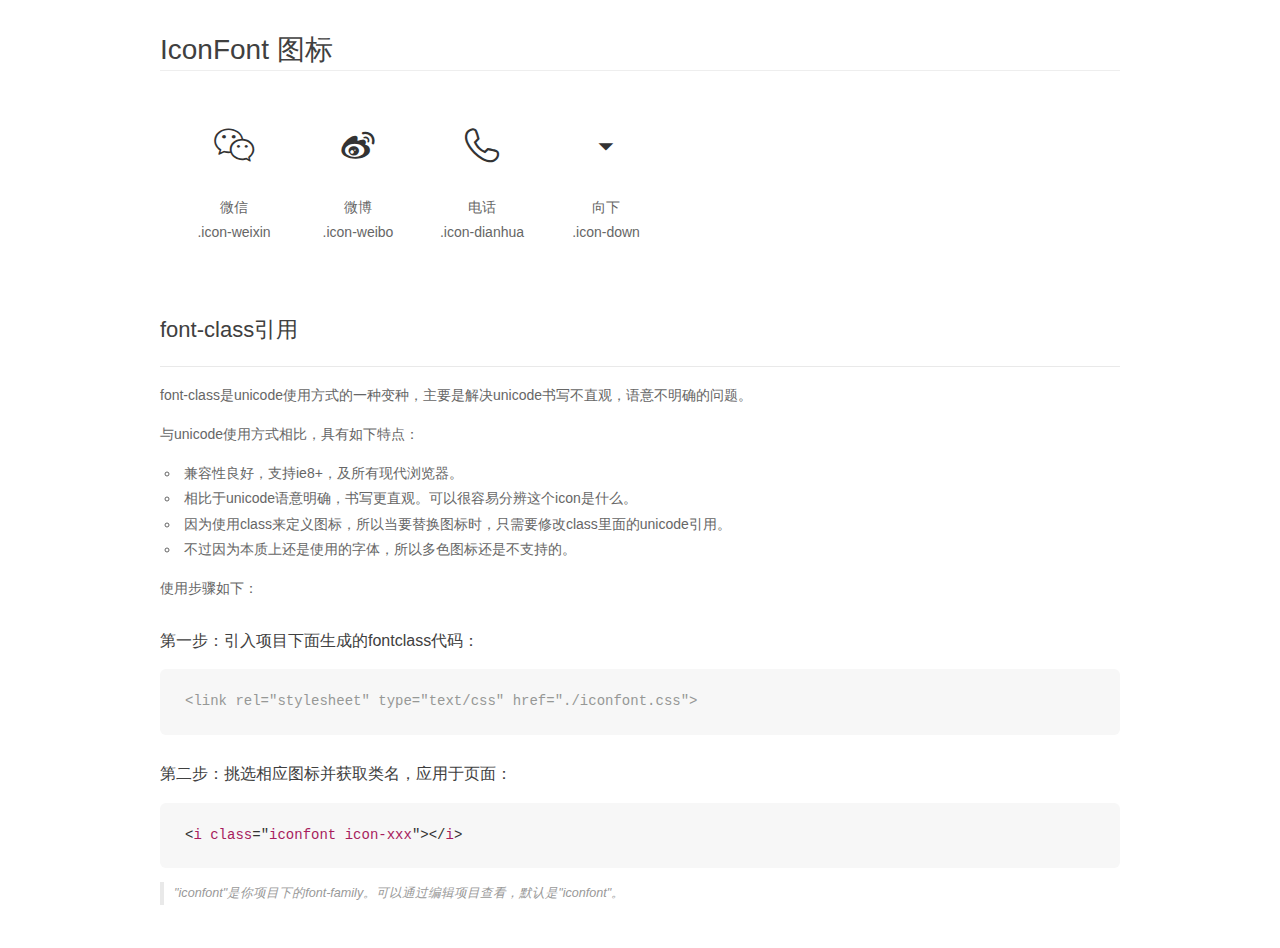
<file: img/font_9na27rvz1ln/demo_fontclass.html>
<!DOCTYPE html>
<html>
<head>
    <meta charset="utf-8"/>
    <title>IconFont</title>
    <link rel="stylesheet" href="demo.css">
    <link rel="stylesheet" href="iconfont.css">
</head>
<body>
    <div class="main markdown">
        <h1>IconFont 图标</h1>
        <ul class="icon_lists clear">
            
                <li>
                <i class="icon iconfont icon-weixin"></i>
                    <div class="name">微信</div>
                    <div class="fontclass">.icon-weixin</div>
                </li>
            
                <li>
                <i class="icon iconfont icon-weibo"></i>
                    <div class="name">微博</div>
                    <div class="fontclass">.icon-weibo</div>
                </li>
            
                <li>
                <i class="icon iconfont icon-dianhua"></i>
                    <div class="name">电话</div>
                    <div class="fontclass">.icon-dianhua</div>
                </li>
            
                <li>
                <i class="icon iconfont icon-down"></i>
                    <div class="name">向下</div>
                    <div class="fontclass">.icon-down</div>
                </li>
            
        </ul>

        <h2 id="font-class-">font-class引用</h2>
        <hr>

        <p>font-class是unicode使用方式的一种变种，主要是解决unicode书写不直观，语意不明确的问题。</p>
        <p>与unicode使用方式相比，具有如下特点：</p>
        <ul>
        <li>兼容性良好，支持ie8+，及所有现代浏览器。</li>
        <li>相比于unicode语意明确，书写更直观。可以很容易分辨这个icon是什么。</li>
        <li>因为使用class来定义图标，所以当要替换图标时，只需要修改class里面的unicode引用。</li>
        <li>不过因为本质上还是使用的字体，所以多色图标还是不支持的。</li>
        </ul>
        <p>使用步骤如下：</p>
        <h3 id="-fontclass-">第一步：引入项目下面生成的fontclass代码：</h3>


        <pre><code class="lang-js hljs javascript"><span class="hljs-comment">&lt;link rel="stylesheet" type="text/css" href="./iconfont.css"&gt;</span></code></pre>
        <h3 id="-">第二步：挑选相应图标并获取类名，应用于页面：</h3>
        <pre><code class="lang-css hljs">&lt;<span class="hljs-selector-tag">i</span> <span class="hljs-selector-tag">class</span>="<span class="hljs-selector-tag">iconfont</span> <span class="hljs-selector-tag">icon-xxx</span>"&gt;&lt;/<span class="hljs-selector-tag">i</span>&gt;</code></pre>
        <blockquote>
        <p>"iconfont"是你项目下的font-family。可以通过编辑项目查看，默认是"iconfont"。</p>
        </blockquote>
    </div>
</body>
</html>
</file>
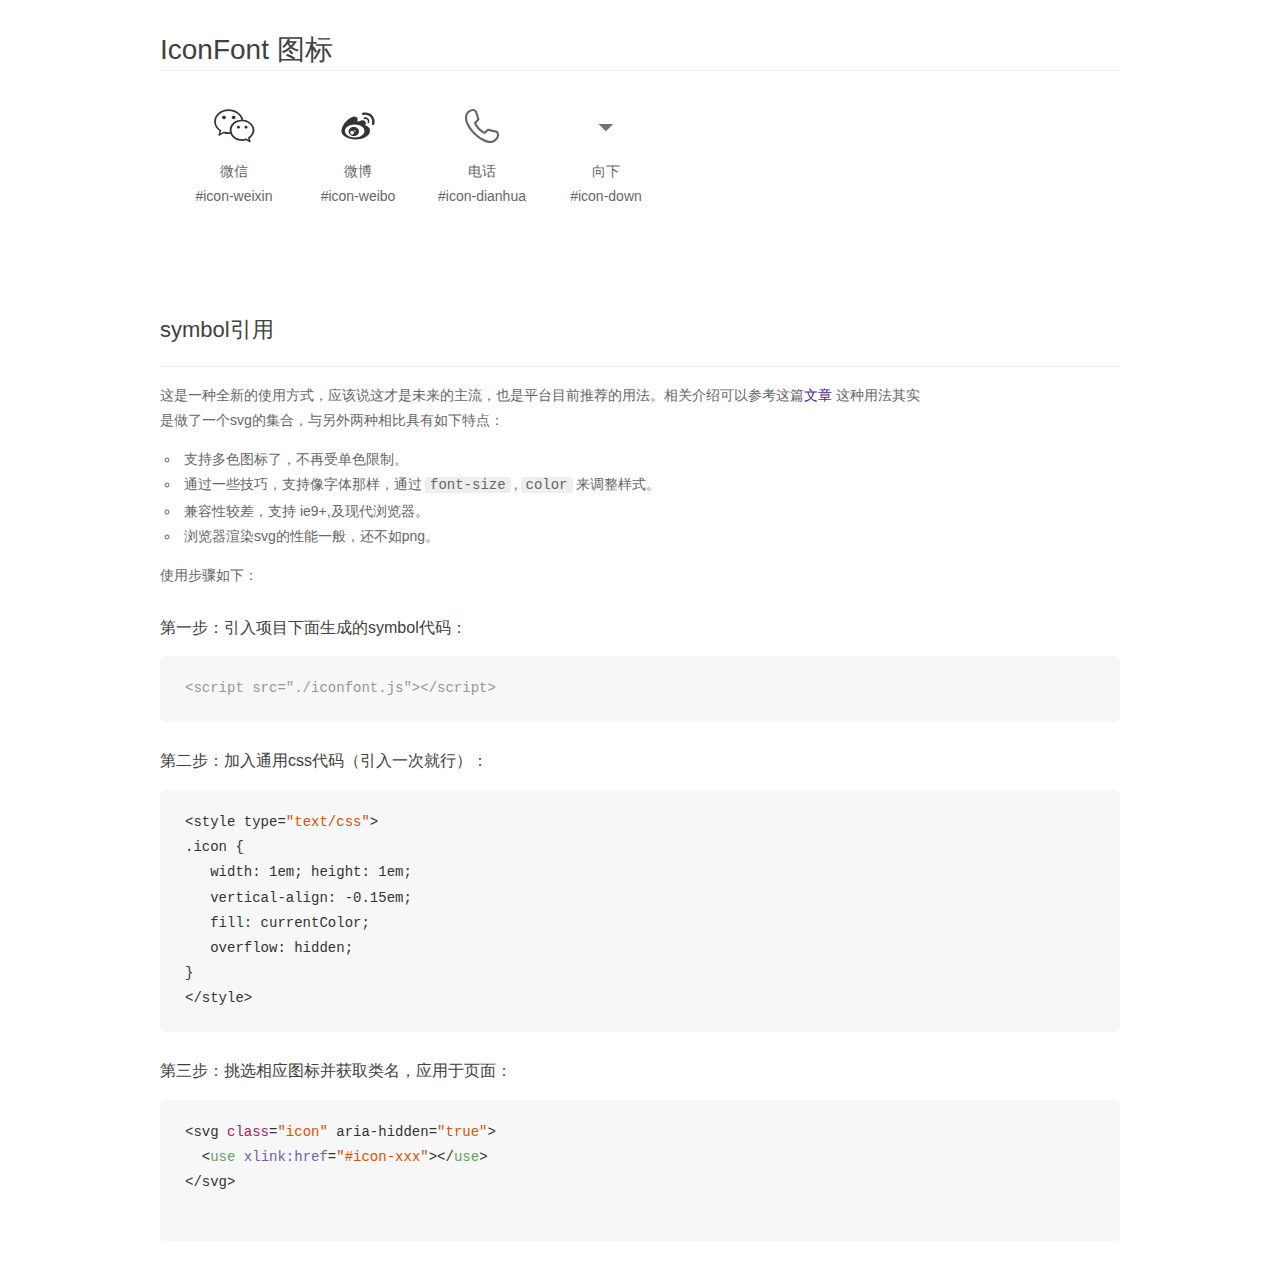
<file: img/font_9na27rvz1ln/demo_symbol.html>
<!DOCTYPE html>
<html>
<head>
    <meta charset="utf-8"/>
    <title>IconFont</title>
    <link rel="stylesheet" href="demo.css">
    <script src="iconfont.js"></script>

    <style type="text/css">
        .icon {
          /* 通过设置 font-size 来改变图标大小 */
          width: 1em; height: 1em;
          /* 图标和文字相邻时，垂直对齐 */
          vertical-align: -0.15em;
          /* 通过设置 color 来改变 SVG 的颜色/fill */
          fill: currentColor;
          /* path 和 stroke 溢出 viewBox 部分在 IE 下会显示
             normalize.css 中也包含这行 */
          overflow: hidden;
        }

    </style>
</head>
<body>
    <div class="main markdown">
        <h1>IconFont 图标</h1>
        <ul class="icon_lists clear">
            
                <li>
                    <svg class="icon" aria-hidden="true">
                        <use xlink:href="#icon-weixin"></use>
                    </svg>
                    <div class="name">微信</div>
                    <div class="fontclass">#icon-weixin</div>
                </li>
            
                <li>
                    <svg class="icon" aria-hidden="true">
                        <use xlink:href="#icon-weibo"></use>
                    </svg>
                    <div class="name">微博</div>
                    <div class="fontclass">#icon-weibo</div>
                </li>
            
                <li>
                    <svg class="icon" aria-hidden="true">
                        <use xlink:href="#icon-dianhua"></use>
                    </svg>
                    <div class="name">电话</div>
                    <div class="fontclass">#icon-dianhua</div>
                </li>
            
                <li>
                    <svg class="icon" aria-hidden="true">
                        <use xlink:href="#icon-down"></use>
                    </svg>
                    <div class="name">向下</div>
                    <div class="fontclass">#icon-down</div>
                </li>
            
        </ul>


        <h2 id="symbol-">symbol引用</h2>
        <hr>

        <p>这是一种全新的使用方式，应该说这才是未来的主流，也是平台目前推荐的用法。相关介绍可以参考这篇<a href="">文章</a>
        这种用法其实是做了一个svg的集合，与另外两种相比具有如下特点：</p>
        <ul>
          <li>支持多色图标了，不再受单色限制。</li>
          <li>通过一些技巧，支持像字体那样，通过<code>font-size</code>,<code>color</code>来调整样式。</li>
          <li>兼容性较差，支持 ie9+,及现代浏览器。</li>
          <li>浏览器渲染svg的性能一般，还不如png。</li>
        </ul>
        <p>使用步骤如下：</p>
        <h3 id="-symbol-">第一步：引入项目下面生成的symbol代码：</h3>
        <pre><code class="lang-js hljs javascript"><span class="hljs-comment">&lt;script src="./iconfont.js"&gt;&lt;/script&gt;</span></code></pre>
        <h3 id="-css-">第二步：加入通用css代码（引入一次就行）：</h3>
        <pre><code class="lang-js hljs javascript">&lt;style type=<span class="hljs-string">"text/css"</span>&gt;
.icon {
   width: <span class="hljs-number">1</span>em; height: <span class="hljs-number">1</span>em;
   vertical-align: <span class="hljs-number">-0.15</span>em;
   fill: currentColor;
   overflow: hidden;
}
&lt;<span class="hljs-regexp">/style&gt;</span></code></pre>
        <h3 id="-">第三步：挑选相应图标并获取类名，应用于页面：</h3>
        <pre><code class="lang-js hljs javascript">&lt;svg <span class="hljs-class"><span class="hljs-keyword">class</span></span>=<span class="hljs-string">"icon"</span> aria-hidden=<span class="hljs-string">"true"</span>&gt;<span class="xml"><span class="hljs-tag">
  &lt;<span class="hljs-name">use</span> <span class="hljs-attr">xlink:href</span>=<span class="hljs-string">"#icon-xxx"</span>&gt;</span><span class="hljs-tag">&lt;/<span class="hljs-name">use</span>&gt;</span>
</span>&lt;<span class="hljs-regexp">/svg&gt;
        </span></code></pre>
    </div>
</body>
</html>
</file>
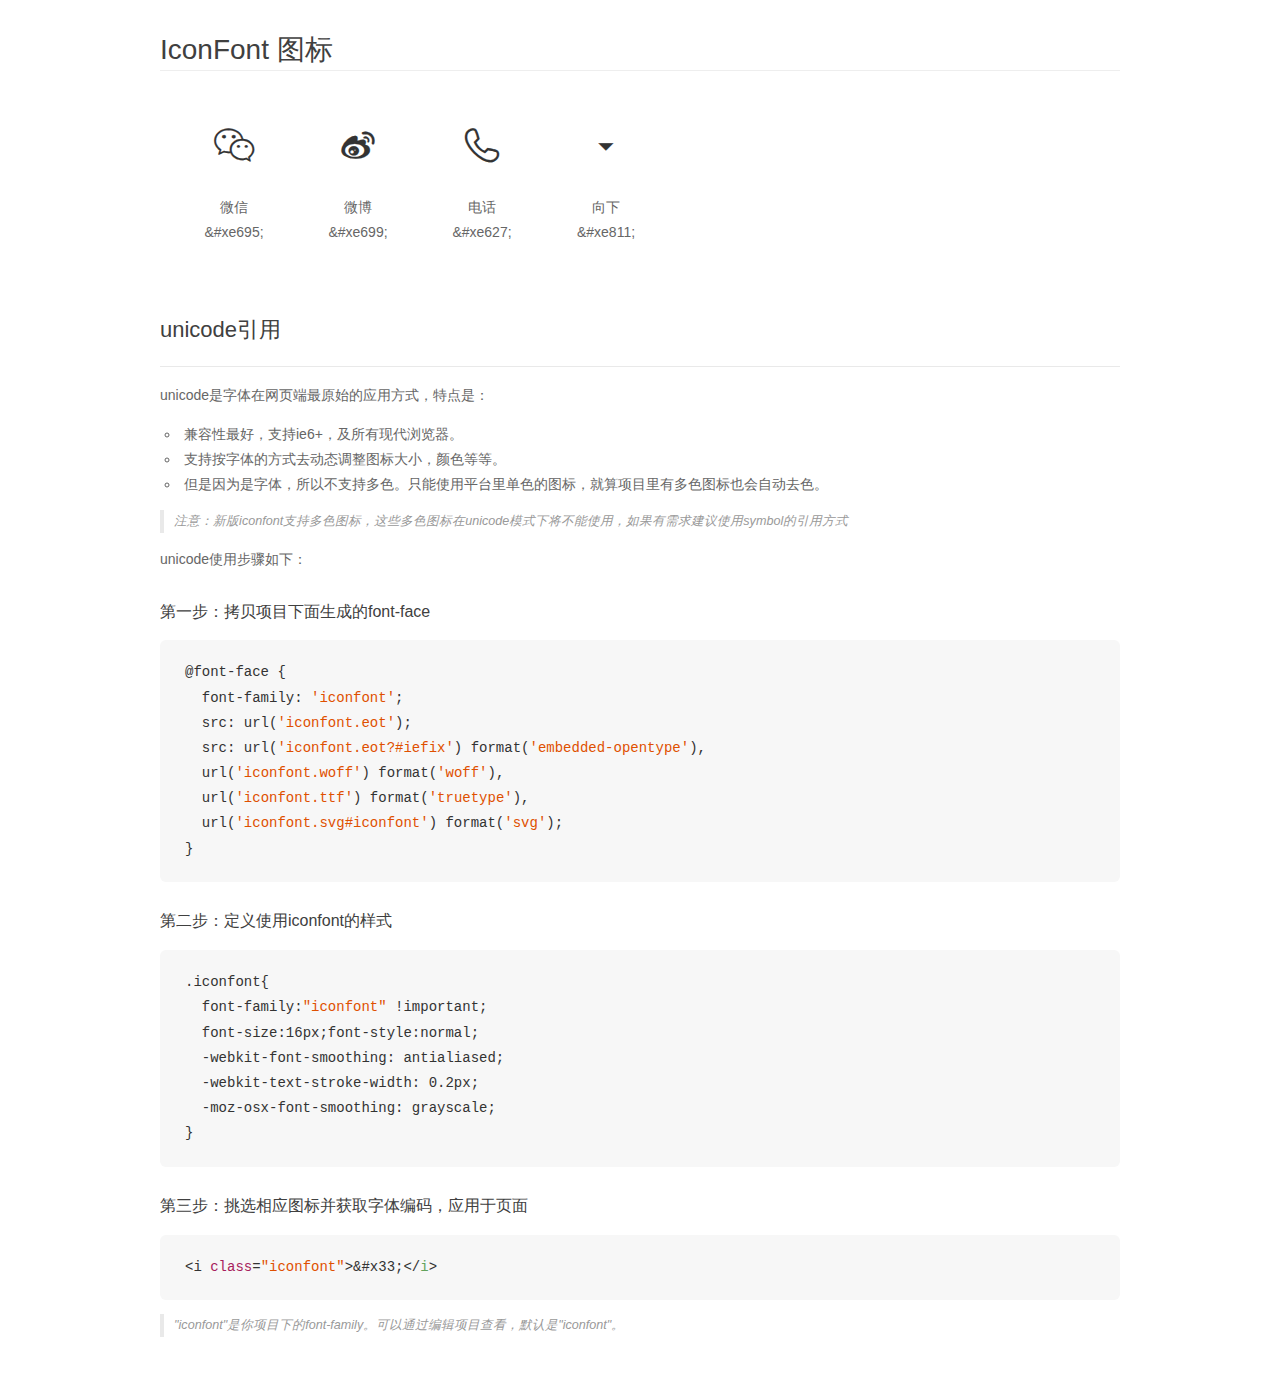
<file: img/font_9na27rvz1ln/demo_unicode.html>
<!DOCTYPE html>
<html>
<head>
    <meta charset="utf-8"/>
    <title>IconFont</title>
    <link rel="stylesheet" href="demo.css">

    <style type="text/css">

        @font-face {font-family: "iconfont";
          src: url('iconfont.eot'); /* IE9*/
          src: url('iconfont.eot#iefix') format('embedded-opentype'), /* IE6-IE8 */
          url('iconfont.woff') format('woff'), /* chrome, firefox */
          url('iconfont.ttf') format('truetype'), /* chrome, firefox, opera, Safari, Android, iOS 4.2+*/
          url('iconfont.svg#iconfont') format('svg'); /* iOS 4.1- */
        }

        .iconfont {
          font-family:"iconfont" !important;
          font-size:16px;
          font-style:normal;
          -webkit-font-smoothing: antialiased;
          -webkit-text-stroke-width: 0.2px;
          -moz-osx-font-smoothing: grayscale;
        }

    </style>
</head>
<body>
    <div class="main markdown">
        <h1>IconFont 图标</h1>
        <ul class="icon_lists clear">
            
                <li>
                <i class="icon iconfont">&#xe695;</i>
                    <div class="name">微信</div>
                    <div class="code">&amp;#xe695;</div>
                </li>
            
                <li>
                <i class="icon iconfont">&#xe699;</i>
                    <div class="name">微博</div>
                    <div class="code">&amp;#xe699;</div>
                </li>
            
                <li>
                <i class="icon iconfont">&#xe627;</i>
                    <div class="name">电话</div>
                    <div class="code">&amp;#xe627;</div>
                </li>
            
                <li>
                <i class="icon iconfont">&#xe811;</i>
                    <div class="name">向下</div>
                    <div class="code">&amp;#xe811;</div>
                </li>
            
        </ul>
        <h2 id="unicode-">unicode引用</h2>
        <hr>

        <p>unicode是字体在网页端最原始的应用方式，特点是：</p>
        <ul>
        <li>兼容性最好，支持ie6+，及所有现代浏览器。</li>
        <li>支持按字体的方式去动态调整图标大小，颜色等等。</li>
        <li>但是因为是字体，所以不支持多色。只能使用平台里单色的图标，就算项目里有多色图标也会自动去色。</li>
        </ul>
        <blockquote>
        <p>注意：新版iconfont支持多色图标，这些多色图标在unicode模式下将不能使用，如果有需求建议使用symbol的引用方式</p>
        </blockquote>
        <p>unicode使用步骤如下：</p>
        <h3 id="-font-face">第一步：拷贝项目下面生成的font-face</h3>
        <pre><code class="lang-js hljs javascript">@font-face {
  font-family: <span class="hljs-string">'iconfont'</span>;
  src: url(<span class="hljs-string">'iconfont.eot'</span>);
  src: url(<span class="hljs-string">'iconfont.eot?#iefix'</span>) format(<span class="hljs-string">'embedded-opentype'</span>),
  url(<span class="hljs-string">'iconfont.woff'</span>) format(<span class="hljs-string">'woff'</span>),
  url(<span class="hljs-string">'iconfont.ttf'</span>) format(<span class="hljs-string">'truetype'</span>),
  url(<span class="hljs-string">'iconfont.svg#iconfont'</span>) format(<span class="hljs-string">'svg'</span>);
}
</code></pre>
        <h3 id="-iconfont-">第二步：定义使用iconfont的样式</h3>
        <pre><code class="lang-js hljs javascript">.iconfont{
  font-family:<span class="hljs-string">"iconfont"</span> !important;
  font-size:<span class="hljs-number">16</span>px;font-style:normal;
  -webkit-font-smoothing: antialiased;
  -webkit-text-stroke-width: <span class="hljs-number">0.2</span>px;
  -moz-osx-font-smoothing: grayscale;
}
</code></pre>
        <h3 id="-">第三步：挑选相应图标并获取字体编码，应用于页面</h3>
        <pre><code class="lang-js hljs javascript">&lt;i <span class="hljs-class"><span class="hljs-keyword">class</span></span>=<span class="hljs-string">"iconfont"</span>&gt;&amp;#x33;<span class="xml"><span class="hljs-tag">&lt;/<span class="hljs-name">i</span>&gt;</span></span></code></pre>

        <blockquote>
        <p>"iconfont"是你项目下的font-family。可以通过编辑项目查看，默认是"iconfont"。</p>
        </blockquote>
    </div>


</body>
</html>
</file>
<file: img/font_9na27rvz1ln/iconfont.css>
@font-face {font-family: "iconfont";
  src: url('iconfont.eot?t=1529584608414'); /* IE9*/
  src: url('iconfont.eot?t=1529584608414#iefix') format('embedded-opentype'), /* IE6-IE8 */
  url('[data-uri]') format('woff'),
  url('iconfont.ttf?t=1529584608414') format('truetype'), /* chrome, firefox, opera, Safari, Android, iOS 4.2+*/
  url('iconfont.svg?t=1529584608414#iconfont') format('svg'); /* iOS 4.1- */
}

.iconfont {
  font-family:"iconfont" !important;
  font-size:16px;
  font-style:normal;
  -webkit-font-smoothing: antialiased;
  -moz-osx-font-smoothing: grayscale;
}

.icon-weixin:before { content: "\e695"; }

.icon-weibo:before { content: "\e699"; }

.icon-dianhua:before { content: "\e627"; }

.icon-down:before { content: "\e811"; }
</file>
<file: img/font_9na27rvz1ln/demo.css>
*{margin: 0;padding: 0;list-style: none;}
/*
KISSY CSS Reset
理念：1. reset 的目的不是清除浏览器的默认样式，这仅是部分工作。清除和重置是紧密不可分的。
2. reset 的目的不是让默认样式在所有浏览器下一致，而是减少默认样式有可能带来的问题。
3. reset 期望提供一套普适通用的基础样式。但没有银弹，推荐根据具体需求，裁剪和修改后再使用。
特色：1. 适应中文；2. 基于最新主流浏览器。
维护：玉伯<lifesinger@gmail.com>, 正淳<ragecarrier@gmail.com>
 */

/** 清除内外边距 **/
body, h1, h2, h3, h4, h5, h6, hr, p, blockquote, /* structural elements 结构元素 */
dl, dt, dd, ul, ol, li, /* list elements 列表元素 */
pre, /* text formatting elements 文本格式元素 */
form, fieldset, legend, button, input, textarea, /* form elements 表单元素 */
th, td /* table elements 表格元素 */ {
  margin: 0;
  padding: 0;
}

/** 设置默认字体 **/
body,
button, input, select, textarea /* for ie */ {
  font: 12px/1.5 tahoma, arial, \5b8b\4f53, sans-serif;
}
h1, h2, h3, h4, h5, h6 { font-size: 100%; }
address, cite, dfn, em, var { font-style: normal; } /* 将斜体扶正 */
code, kbd, pre, samp { font-family: courier new, courier, monospace; } /* 统一等宽字体 */
small { font-size: 12px; } /* 小于 12px 的中文很难阅读，让 small 正常化 */

/** 重置列表元素 **/
ul, ol { list-style: none; }

/** 重置文本格式元素 **/
a { text-decoration: none; }
a:hover { text-decoration: underline; }


/** 重置表单元素 **/
legend { color: #000; } /* for ie6 */
fieldset, img { border: 0; } /* img 搭车：让链接里的 img 无边框 */
button, input, select, textarea { font-size: 100%; } /* 使得表单元素在 ie 下能继承字体大小 */
/* 注：optgroup 无法扶正 */

/** 重置表格元素 **/
table { border-collapse: collapse; border-spacing: 0; }

/* 清除浮动 */
.ks-clear:after, .clear:after {
  content: '\20';
  display: block;
  height: 0;
  clear: both;
}
.ks-clear, .clear {
  *zoom: 1;
}

.main {
  padding: 30px 100px;
width: 960px;
margin: 0 auto;
}
.main h1{font-size:36px; color:#333; text-align:left;margin-bottom:30px; border-bottom: 1px solid #eee;}

.helps{margin-top:40px;}
.helps pre{
  padding:20px;
  margin:10px 0;
  border:solid 1px #e7e1cd;
  background-color: #fffdef;
  overflow: auto;
}

.icon_lists{
  width: 100% !important;

}

.icon_lists li{
  float:left;
  width: 100px;
  height:180px;
  text-align: center;
  list-style: none !important;
}
.icon_lists .icon{
  font-size: 42px;
  line-height: 100px;
  margin: 10px 0;
  color:#333;
  -webkit-transition: font-size 0.25s ease-out 0s;
  -moz-transition: font-size 0.25s ease-out 0s;
  transition: font-size 0.25s ease-out 0s;

}
.icon_lists .icon:hover{
  font-size: 100px;
}



.markdown {
  color: #666;
  font-size: 14px;
  line-height: 1.8;
}

.highlight {
  line-height: 1.5;
}

.markdown img {
  vertical-align: middle;
  max-width: 100%;
}

.markdown h1 {
  color: #404040;
  font-weight: 500;
  line-height: 40px;
  margin-bottom: 24px;
}

.markdown h2,
.markdown h3,
.markdown h4,
.markdown h5,
.markdown h6 {
  color: #404040;
  margin: 1.6em 0 0.6em 0;
  font-weight: 500;
  clear: both;
}

.markdown h1 {
  font-size: 28px;
}

.markdown h2 {
  font-size: 22px;
}

.markdown h3 {
  font-size: 16px;
}

.markdown h4 {
  font-size: 14px;
}

.markdown h5 {
  font-size: 12px;
}

.markdown h6 {
  font-size: 12px;
}

.markdown hr {
  height: 1px;
  border: 0;
  background: #e9e9e9;
  margin: 16px 0;
  clear: both;
}

.markdown p,
.markdown pre {
  margin: 1em 0;
}

.markdown > p,
.markdown > blockquote,
.markdown > .highlight,
.markdown > ol,
.markdown > ul {
  width: 80%;
}

.markdown ul > li {
  list-style: circle;
}

.markdown > ul li,
.markdown blockquote ul > li {
  margin-left: 20px;
  padding-left: 4px;
}

.markdown > ul li p,
.markdown > ol li p {
  margin: 0.6em 0;
}

.markdown ol > li {
  list-style: decimal;
}

.markdown > ol li,
.markdown blockquote ol > li {
  margin-left: 20px;
  padding-left: 4px;
}

.markdown code {
  margin: 0 3px;
  padding: 0 5px;
  background: #eee;
  border-radius: 3px;
}

.markdown pre {
  border-radius: 6px;
  background: #f7f7f7;
  padding: 20px;
}

.markdown pre code {
  border: none;
  background: #f7f7f7;
  margin: 0;
}

.markdown strong,
.markdown b {
  font-weight: 600;
}

.markdown > table {
  border-collapse: collapse;
  border-spacing: 0px;
  empty-cells: show;
  border: 1px solid #e9e9e9;
  width: 95%;
  margin-bottom: 24px;
}

.markdown > table th {
  white-space: nowrap;
  color: #333;
  font-weight: 600;

}

.markdown > table th,
.markdown > table td {
  border: 1px solid #e9e9e9;
  padding: 8px 16px;
  text-align: left;
}

.markdown > table th {
  background: #F7F7F7;
}

.markdown blockquote {
  font-size: 90%;
  color: #999;
  border-left: 4px solid #e9e9e9;
  padding-left: 0.8em;
  margin: 1em 0;
  font-style: italic;
}

.markdown blockquote p {
  margin: 0;
}

.markdown .anchor {
  opacity: 0;
  transition: opacity 0.3s ease;
  margin-left: 8px;
}

.markdown .waiting {
  color: #ccc;
}

.markdown h1:hover .anchor,
.markdown h2:hover .anchor,
.markdown h3:hover .anchor,
.markdown h4:hover .anchor,
.markdown h5:hover .anchor,
.markdown h6:hover .anchor {
  opacity: 1;
  display: inline-block;
}

.markdown > br,
.markdown > p > br {
  clear: both;
}


.hljs {
  display: block;
  background: white;
  padding: 0.5em;
  color: #333333;
  overflow-x: auto;
}

.hljs-comment,
.hljs-meta {
  color: #969896;
}

.hljs-string,
.hljs-variable,
.hljs-template-variable,
.hljs-strong,
.hljs-emphasis,
.hljs-quote {
  color: #df5000;
}

.hljs-keyword,
.hljs-selector-tag,
.hljs-type {
  color: #a71d5d;
}

.hljs-literal,
.hljs-symbol,
.hljs-bullet,
.hljs-attribute {
  color: #0086b3;
}

.hljs-section,
.hljs-name {
  color: #63a35c;
}

.hljs-tag {
  color: #333333;
}

.hljs-title,
.hljs-attr,
.hljs-selector-id,
.hljs-selector-class,
.hljs-selector-attr,
.hljs-selector-pseudo {
  color: #795da3;
}

.hljs-addition {
  color: #55a532;
  background-color: #eaffea;
}

.hljs-deletion {
  color: #bd2c00;
  background-color: #ffecec;
}

.hljs-link {
  text-decoration: underline;
}

pre{
  background: #fff;
}
</file>
